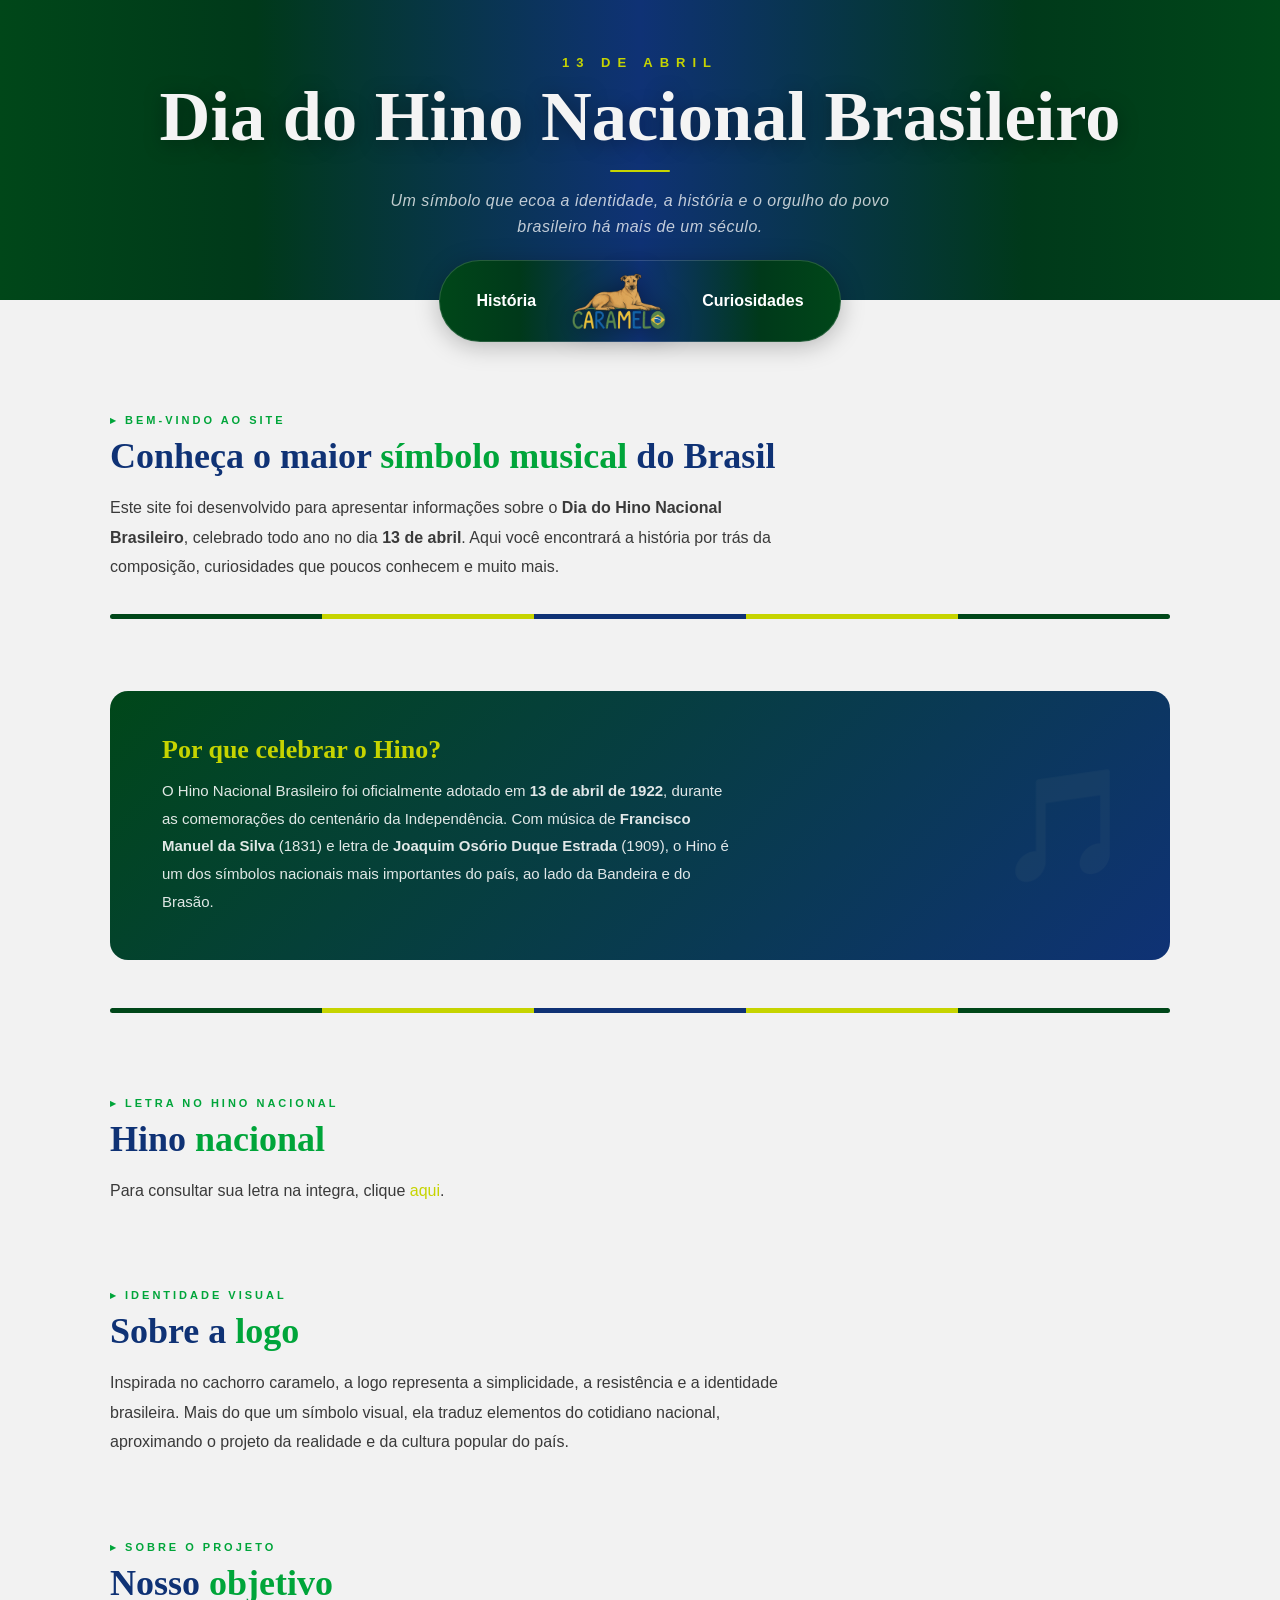
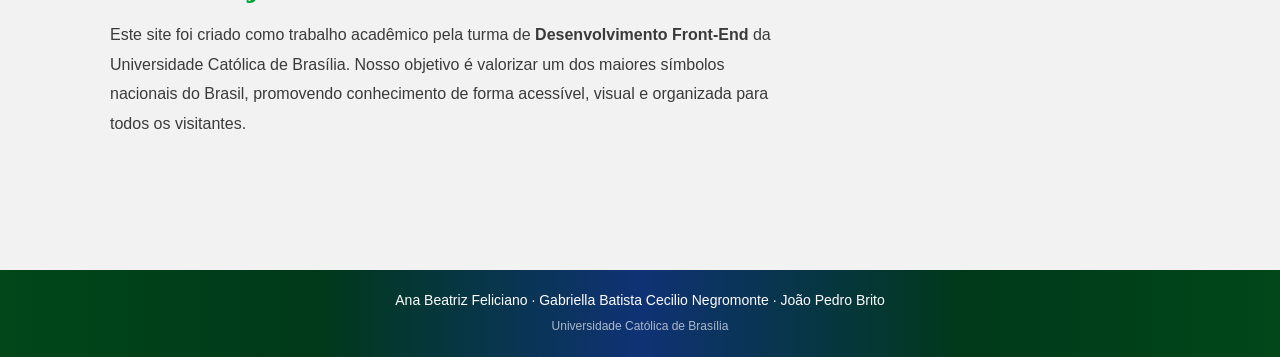
<file: docs/index.html>
<!DOCTYPE html>
<html lang="pt-BR">

<head>
    <meta charset="UTF-8">
    <meta name="viewport" content="width=device-width, initial-scale=1.0">

    <title>Dia do Hino Nacional Brasileiro</title>
    <link rel="stylesheet" href="stylesheet.css">

</head>

<body>

    <!-- ================= HEADER ================= -->
    <header>
        <span class="title-date">13 de abril</span>

        <h1 class="title">Dia do Hino Nacional Brasileiro</h1>

        <div class="title-divider"></div>

        <span class="title-sub">
            Um símbolo que ecoa a identidade, a história e o orgulho do povo brasileiro há mais de um século.
        </span>
    </header>

    <!-- ================= MENU ================= -->
    <nav>
        <div class="menu">

            <a href="historia.html" class="menu-link">História</a>

            <!-- LOGO CENTRAL -->
            <div class="nav-logo">
                <a href="index.html">
                    <img src="img/Logo.png" alt="Voltar ao início">
                </a>
            </div>

            <a href="curiosidades.html" class="menu-link">Curiosidades</a>

        </div>
    </nav>

    <!-- ================= CONTEÚDO ================= -->
    <main>

        <!-- INTRODUÇÃO -->
        <section class="content-section">
            <span class="section-label">▸ Bem-vindo ao site</span>

            <h2>Conheça o maior <em>símbolo musical</em> do Brasil</h2>

            <p>
                Este site foi desenvolvido para apresentar informações sobre o
                <strong>Dia do Hino Nacional Brasileiro</strong>, celebrado todo ano no dia
                <strong>13 de abril</strong>.
                Aqui você encontrará a história por trás da composição, curiosidades
                que poucos conhecem e muito mais.
            </p>

            <!-- FAIXA DA BANDEIRA -->
            <div class="flag-stripe">
                <div class="s1"></div>
                <div class="s2"></div>
                <div class="s3"></div>
                <div class="s4"></div>
                <div class="s5"></div>
            </div>
        </section>

        <!-- DESTAQUE -->
        <section class="highlight-box">
            <h2>Por que celebrar o Hino?</h2>

            <p>
                O Hino Nacional Brasileiro foi oficialmente adotado em
                <strong>13 de abril de 1922</strong>, durante as comemorações do
                centenário da Independência.

                Com música de <strong>Francisco Manuel da Silva</strong> (1831)
                e letra de <strong>Joaquim Osório Duque Estrada</strong> (1909),
                o Hino é um dos símbolos nacionais mais importantes do país,
                ao lado da Bandeira e do Brasão.
            </p>
        </section>

        <!-- FAIXA DECORATIVA -->
        <div class="flag-stripe">
            <div class="s1"></div>
            <div class="s2"></div>
            <div class="s3"></div>
            <div class="s4"></div>
            <div class="s5"></div>
        </div>

        <!-- LETRA -->
        <section class="content-section">
            <span class="section-label">▸ Letra no Hino Nacional</span>

            <h2>Hino <em>nacional</em></h2>
                 
            <p>
               Para consultar sua letra na integra, clique <a href="https://www.planalto.gov.br/ccivil_03/constituicao/hino.htm" target="_blank">aqui</a>.
            </p>
        </section>
        
        <!-- LOGO -->
        <section class="content-section">
            <span class="section-label">▸ Identidade visual</span>

            <h2>Sobre a <em>logo</em></h2>

            <p>
                Inspirada no cachorro caramelo, a logo representa a simplicidade,
                a resistência e a identidade brasileira. Mais do que um símbolo visual,
                ela traduz elementos do cotidiano nacional, aproximando o projeto da
                realidade e da cultura popular do país.
            </p>
        </section>

        <!-- OBJETIVO -->
        <section class="content-section">
            <span class="section-label">▸ Sobre o projeto</span>

            <h2>Nosso <em>objetivo</em></h2>

            <p>
                Este site foi criado como trabalho acadêmico pela turma de 
                <strong>Desenvolvimento Front-End </strong> da Universidade Católica de Brasília. 
                Nosso objetivo é valorizar um dos maiores símbolos nacionais do Brasil, promovendo conhecimento 
                de forma acessível, visual e organizada para todos os visitantes.
            </p>
        </section>
        
        <section class="content-section"></section>
        
    </main>

    <!-- ================= FOOTER ================= -->
    <footer>
        <p>
            Ana Beatriz Feliciano · Gabriella Batista Cecilio Negromonte · João Pedro Brito
        </p>

        <small>Universidade Católica de Brasília</small>
    </footer>

</body>
</html>
</file>
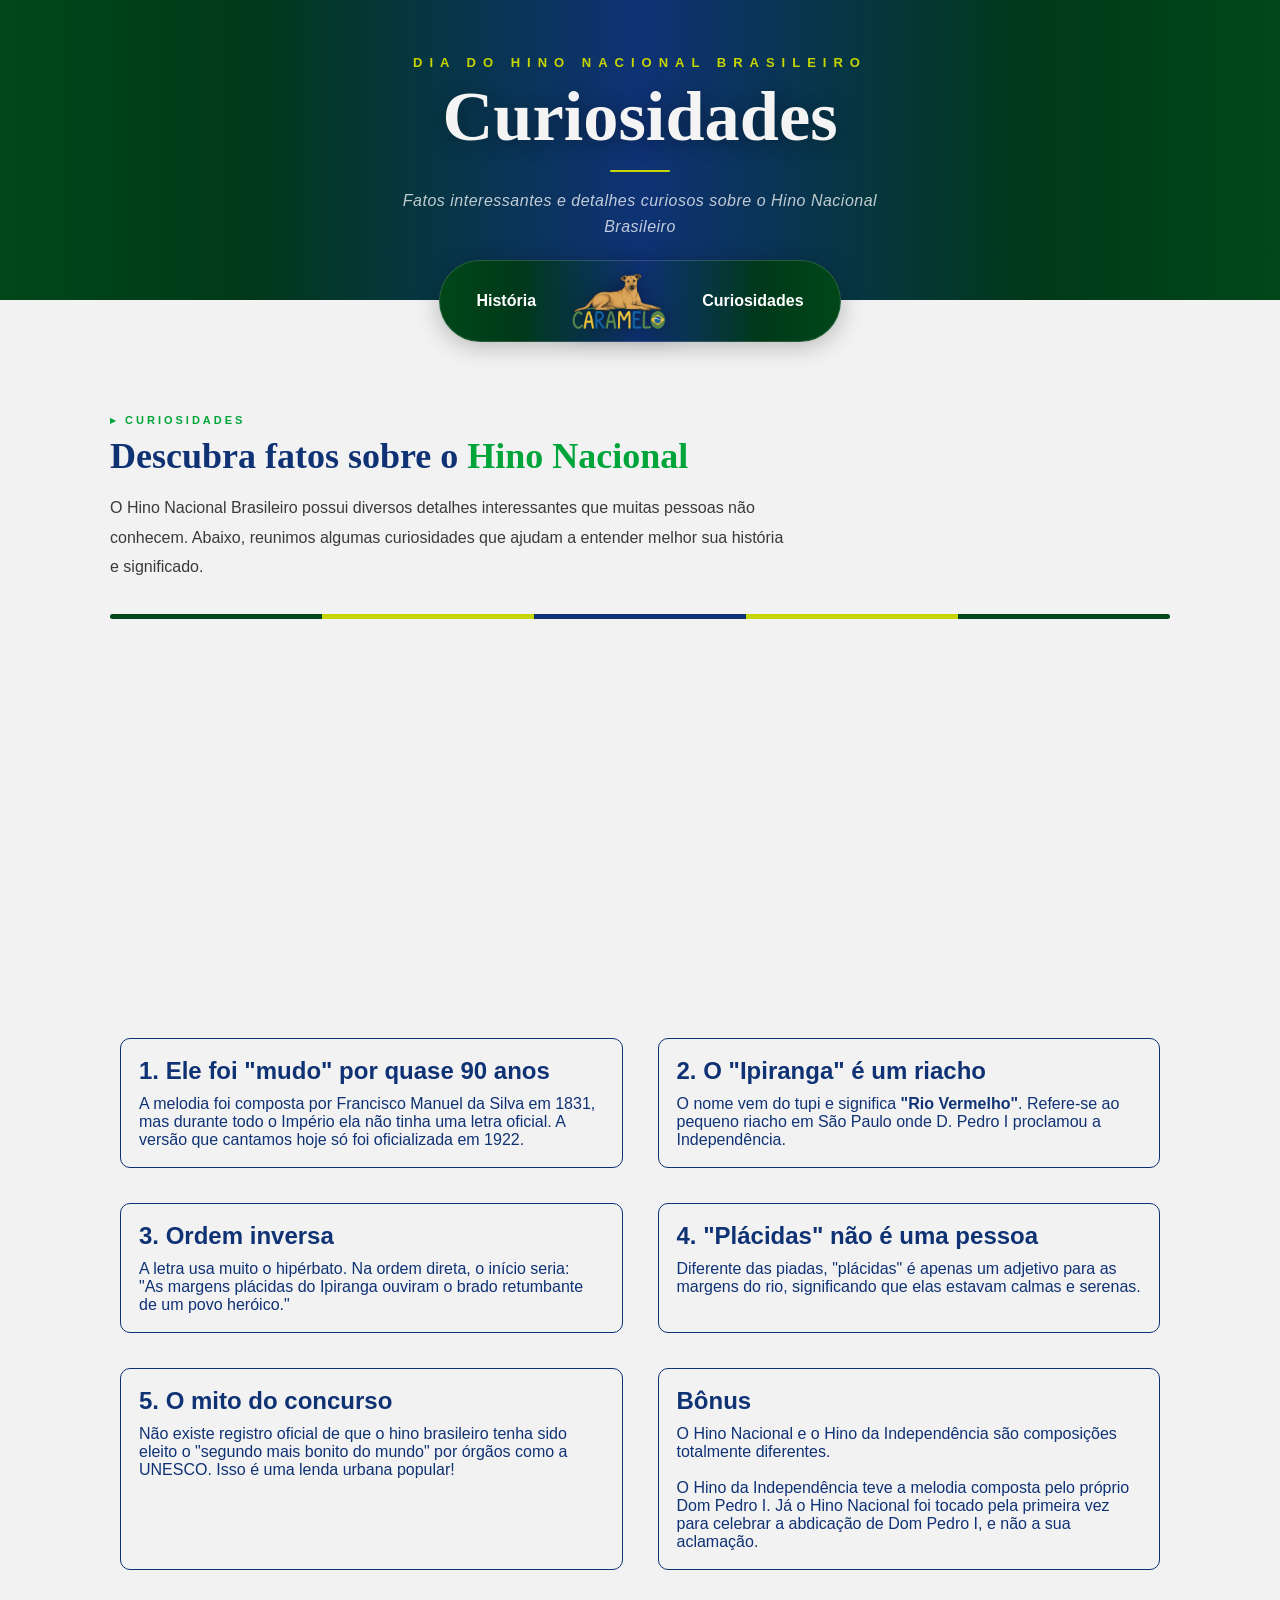
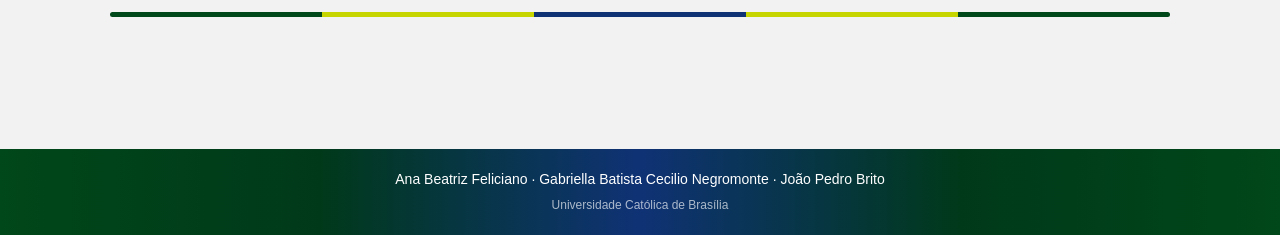
<file: docs/curiosidades.html>
<!DOCTYPE html>
<html lang="pt-BR">

<head>
    <meta charset="UTF-8">
    <meta name="viewport" content="width=device-width, initial-scale=1.0">
    <title>Curiosidades</title>

    <!-- CSS -->
    <link rel="stylesheet" href="stylesheet.css">
</head>

<body>

    <!-- HEADER -->
    <header>
        <span class="title-date">Dia do Hino Nacional Brasileiro</span>
        
        <h1 class="title">Curiosidades</h1>

        <div class="title-divider"></div>

        <span class="title-sub">
            Fatos interessantes e detalhes curiosos sobre o Hino Nacional Brasileiro
        </span>
    </header>

    <!-- MENU PADRÃO -->
    <nav>
        <div class="menu">

            <a href="historia.html" class="menu-link">História</a>

            <div class="nav-logo">
                <a href="index.html">
                    <img src="img/Logo.png" alt="Voltar ao início">
                </a>
            </div>

            <a href="curiosidades.html" class="menu-link">Curiosidades</a>

        </div>
    </nav>

    <!-- CONTEÚDO -->
    <main>

        <section class="content-section">
            <span class="section-label">▸ Curiosidades</span>

            <h2>Descubra fatos sobre o <em>Hino Nacional</em></h2>

            <p>
                O Hino Nacional Brasileiro possui diversos detalhes interessantes que muitas pessoas não conhecem.
                Abaixo, reunimos algumas curiosidades que ajudam a entender melhor sua história e significado.
            </p>

            <div class="flag-stripe">
                <div class="s1"></div>
                <div class="s2"></div>
                <div class="s3"></div>
                <div class="s4"></div>
                <div class="s5"></div>
            </div>
        </section>

        <div class="video-container">
                <iframe width="560" height="315" 
                src="https://www.youtube.com/embed/3evRMbbA6IU" 
                title="YouTube video player" 
                frameborder="0" 
                allow="accelerometer; autoplay; clipboard-write; encrypted-media; gyroscope; picture-in-picture; web-share" 
                referrerpolicy="strict-origin-when-cross-origin" 
                allowfullscreen>
                </iframe>
            </div>

        <!-- CARDS -->
        <div class="grid-card">

            <section class="card">
                <h2>1. Ele foi "mudo" por quase 90 anos</h2>
                <p>A melodia foi composta por Francisco Manuel da Silva em 1831, mas durante todo o Império ela não tinha uma letra oficial. A versão que cantamos hoje só foi oficializada em 1922.</p>
            </section>

            <section class="card">
                <h2>2. O "Ipiranga" é um riacho</h2>
                <p>O nome vem do tupi e significa <strong>"Rio Vermelho"</strong>. Refere-se ao pequeno riacho em São Paulo onde D. Pedro I proclamou a Independência.</strong></p>
            </section>

            <section class="card">
                <h2>3. Ordem inversa</h2>
                <p>A letra usa muito o hipérbato. Na ordem direta, o início seria:</p>
                <blockquote>"As margens plácidas do Ipiranga ouviram o brado retumbante de um povo heróico."</blockquote>

            </section>

            <section class="card">
                <h2>4. "Plácidas" não é uma pessoa</h2>
                <p>Diferente das piadas, "plácidas" é apenas um adjetivo para as margens do rio, significando que elas estavam calmas e serenas.</p>
            </section>

            <section class="card">
                <h2>5. O mito do concurso</h2>
                <p>Não existe registro oficial de que o hino brasileiro tenha sido eleito o "segundo mais bonito do mundo" por órgãos como a UNESCO. Isso é uma lenda urbana popular!</p>
            </section>

            <section class="card">
                <h2>Bônus</h2>
                <p>O Hino Nacional e o Hino da Independência são composições totalmente diferentes. <br> <br>
                
                    O Hino da Independência teve a melodia composta pelo próprio Dom Pedro I.

                    Já o Hino Nacional foi tocado pela primeira vez para celebrar a abdicação de Dom Pedro I, e não a sua aclamação.
                </ul>
                </p>
            </section>

        </div>

        <div class="flag-stripe">
                <div class="s1"></div>
                <div class="s2"></div>
                <div class="s3"></div>
                <div class="s4"></div>
                <div class="s5"></div>
            </div>

            <section class="content-section"></section>

    </main>

    <!-- FOOTER -->
    <footer>
        Ana Beatriz Feliciano · Gabriella Batista Cecilio Negromonte · João Pedro Brito
        <br>
        <small>Universidade Católica de Brasília</small>
    </footer>

</body>
</html>
</file>
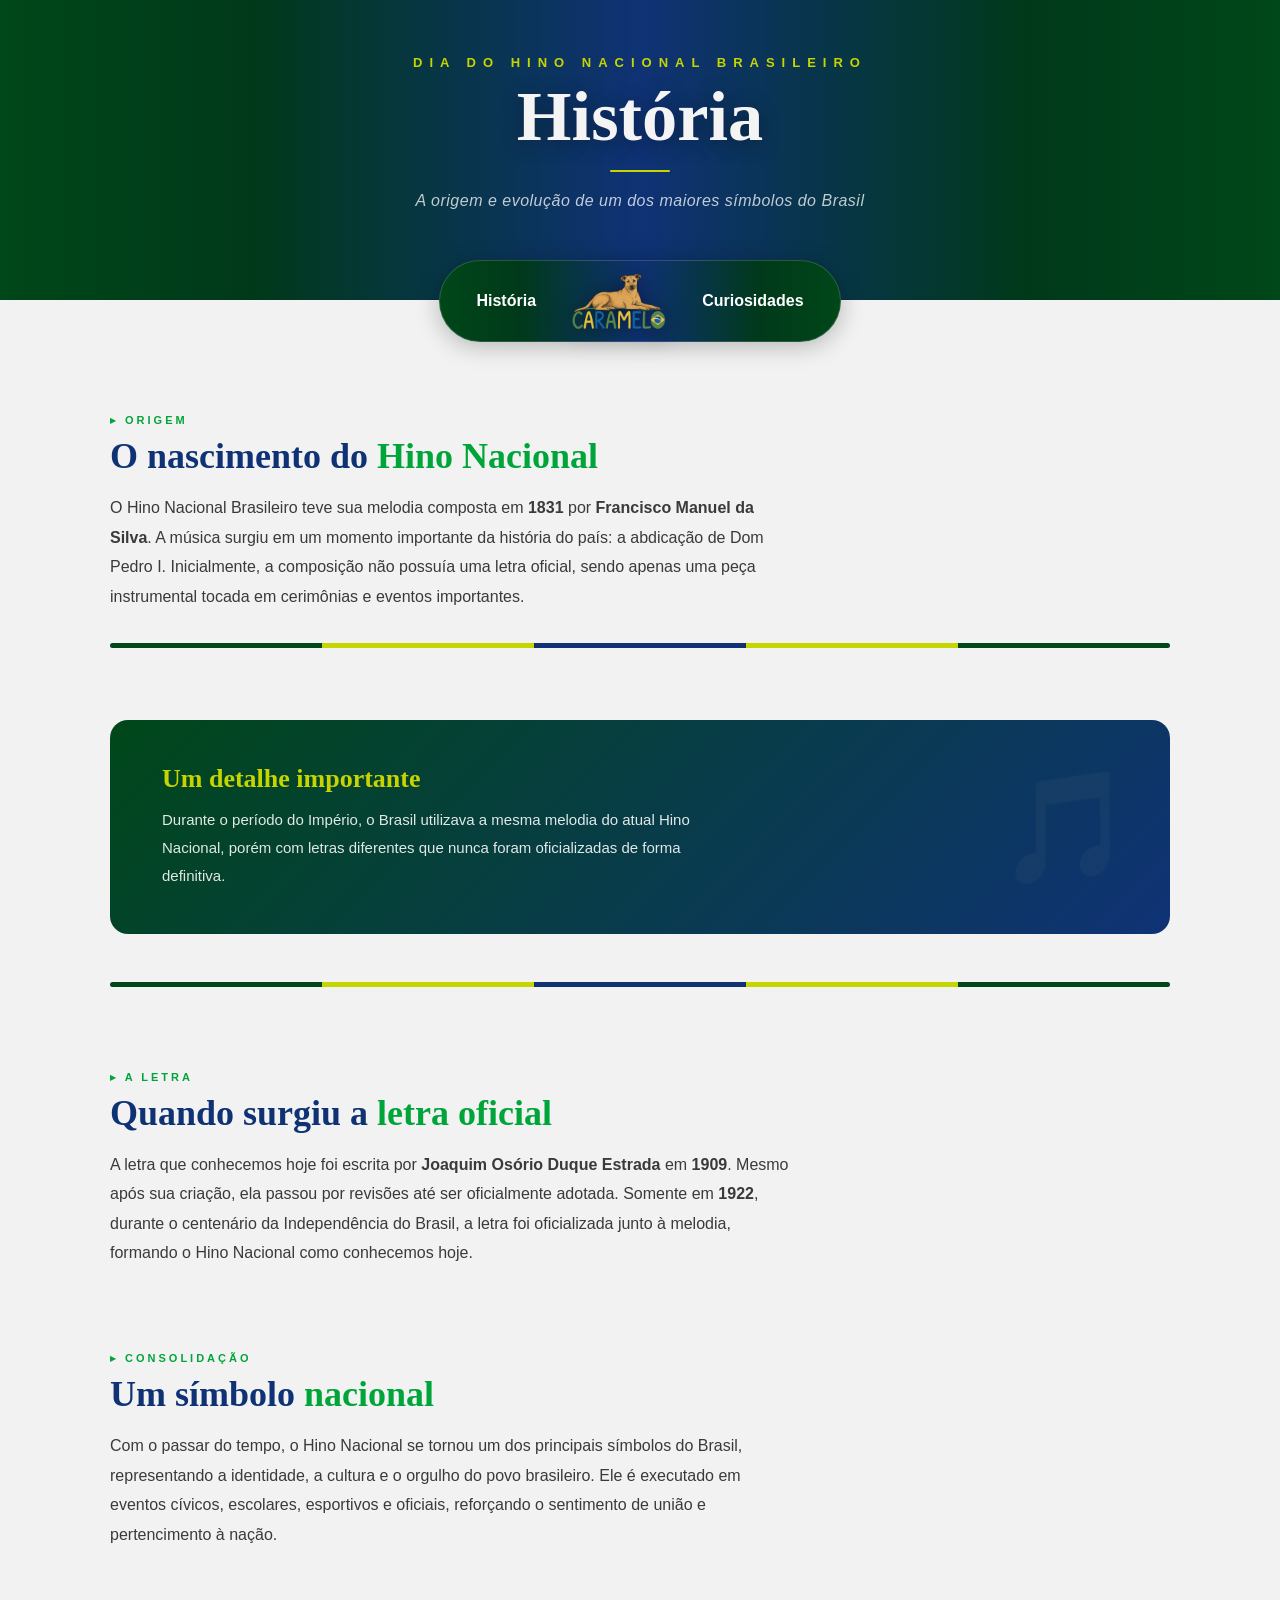
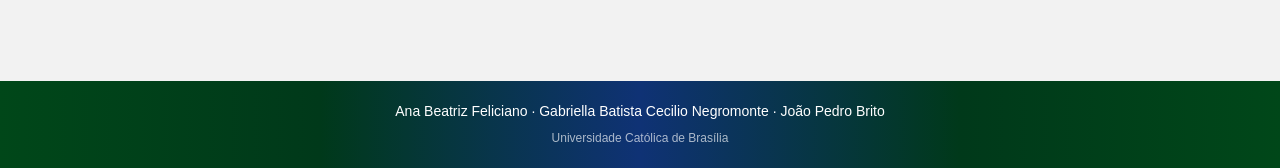
<file: docs/historia.html>
<!DOCTYPE html>
<html lang="pt-BR">

<head>
    <meta charset="UTF-8">
    <meta name="viewport" content="width=device-width, initial-scale=1.0">

    <!-- TÍTULO DA PÁGINA -->
    <title>História</title>

    <!-- CSS -->
    <link rel="stylesheet" href="stylesheet.css">
</head>

<body>

    <!-- HEADER -->
    <header>
        <span class="title-date">Dia do Hino Nacional Brasileiro</span>
        
        <h1 class="title">História</h1>
        
        <div class="title-divider"></div>
        
        <span class="title-sub">
            A origem e evolução de um dos maiores símbolos do Brasil
        </span>
    </header>

    <!-- MENU -->
    <nav>
        <div class="menu">

            <a href="historia.html" class="menu-link">História</a>

            <!-- LOGO -->
            <div class="nav-logo">
                <img src="img/Logo.png" alt="Voltar ao início">
            </div>

            <a href="curiosidades.html" class="menu-link">Curiosidades</a>

        </div>
    </nav>

    <!-- CONTEÚDO -->
    <main>

        <!-- SEÇÃO 1 -->
        <section class="content-section">
            <span class="section-label">▸ Origem</span>
            
            <h2>O nascimento do <em>Hino Nacional</em></h2>
            
            <p>
                O Hino Nacional Brasileiro teve sua melodia composta em <strong>1831</strong> por 
                <strong>Francisco Manuel da Silva</strong>. A música surgiu em um momento importante 
                da história do país: a abdicação de Dom Pedro I.
                
                Inicialmente, a composição não possuía uma letra oficial, sendo apenas uma peça instrumental 
                tocada em cerimônias e eventos importantes.
            </p>

            <div class="flag-stripe">
                <div class="s1"></div>
                <div class="s2"></div>
                <div class="s3"></div>
                <div class="s4"></div>
                <div class="s5"></div>
            </div>
        </section>

        <!-- DESTAQUE -->
        <div class="highlight-box">
            <h2>Um detalhe importante</h2>
            
            <p>
                Durante o período do Império, o Brasil utilizava a mesma melodia do atual Hino Nacional,
                porém com letras diferentes que nunca foram oficializadas de forma definitiva.
            </p>
        </div>

        <div class="flag-stripe">
                <div class="s1"></div>
                <div class="s2"></div>
                <div class="s3"></div>
                <div class="s4"></div>
                <div class="s5"></div>
            </div>
        </section>

        <!-- SEÇÃO 2 -->
        <section class="content-section">
            <span class="section-label">▸ A letra</span>
            
            <h2>Quando surgiu a <em>letra oficial</em></h2>
            
            <p>
                A letra que conhecemos hoje foi escrita por 
                <strong>Joaquim Osório Duque Estrada</strong> em <strong>1909</strong>.
                Mesmo após sua criação, ela passou por revisões até ser oficialmente adotada.
                
                Somente em <strong>1922</strong>, durante o centenário da Independência do Brasil,
                a letra foi oficializada junto à melodia, formando o Hino Nacional como conhecemos hoje.
            </p>
        </section>

        <!-- SEÇÃO 3 -->
        <section class="content-section">
            <span class="section-label">▸ Consolidação</span>
            
            <h2>Um símbolo <em>nacional</em></h2>
            
            <p>
                Com o passar do tempo, o Hino Nacional se tornou um dos principais símbolos do Brasil,
                representando a identidade, a cultura e o orgulho do povo brasileiro.
                
                Ele é executado em eventos cívicos, escolares, esportivos e oficiais, reforçando
                o sentimento de união e pertencimento à nação.
            </p>
        </section>

        <section class="content-section"></section>

    </main>

    <!-- FOOTER -->
    <footer>
        Ana Beatriz Feliciano · Gabriella Batista Cecilio Negromonte · João Pedro Brito
        <br>
        <small>Universidade Católica de Brasília</small>
    </footer>

</body>
</html>
</file>
<file: docs/stylesheet.css>
/* =========================
   VARIÁVEIS
========================= */
:root {
    --verde:        #004719;
    --verde-claro:  #00a53a;
    --amarelo:      #c6d400;
    --azul:         #0F3275;
    --branco:       #F4F4F4;
}

/* =========================
   RESET GLOBAL
========================= */
* {
    margin: 0;
    padding: 0;
    box-sizing: border-box;
}

/* =========================
   BODY
========================= */
body {
    width: 100%;
    min-height: 100vh;
    display: flex;
    flex-direction: column;
    background-color: #F2F2F2;
    color: var(--azul);
    font-family: 'Lato', 'Montserrat', sans-serif;
}

/* =========================
   HEADER
========================= */
header {
    background: linear-gradient(
        90deg,
        var(--verde)  0%,
        #00391a       20%,
        var(--azul)   50%,
        #00391a       80%,
        var(--verde)  100%
    );
    text-align: center;
    padding: 55px 30px 60px;
    position: relative;
    height: 300px
}
/* =========================
   TÍTULO
========================= */
.title-date {
    display: block;
    font-size: 13px;
    font-weight: 700;
    letter-spacing: 7px;
    text-transform: uppercase;
    color: var(--amarelo);
    margin-bottom: 10px;
}

.title {
    font-family: 'Oferta-do-Dia', serif;
    color: var(--branco);
    font-size: clamp(40px, 5.5vw, 78px);
    line-height: 1.05;
    text-shadow: 0 3px 20px rgba(0,0,0,0.35);
}

.title-divider {
    width: 60px;
    height: 2px;
    background: var(--amarelo);
    margin: 16px auto;
    border-radius: 2px;
}

.title-sub {
    font-size: clamp(13px, 1.4vw, 16px);
    font-weight: 300;
    font-style: italic;
    color: rgba(255,255,255,0.75);
    letter-spacing: 0.5px;
    line-height: 1.6;
    max-width: 520px;
    margin: 0 auto;
    display: block;
}

/* =========================
   NAV / MENU
========================= */
nav {
    display: flex;
    justify-content: center;
    align-items: center;
    margin-top: -40px;
    position: relative;
    z-index: 2;
}

.menu {
    display: flex;
    align-items: center;
    justify-content: center;
    gap: 36px;
    background: linear-gradient(
        90deg,
        var(--verde)  0%,
        #00391a       20%,
        var(--azul)   50%,
        #00391a       80%,
        var(--verde)  100%
    );
    padding: 10px 36px;
    border-radius: 50px;
    border: 1px solid rgba(255,255,255,0.15);
    box-shadow: 0 4px 24px rgba(0,0,0,0.25);
}

.menu a.menu-link {
    text-decoration: none;
    color: white;
    font-weight: bold;
    position: relative;
    white-space: nowrap;
}

.menu a.menu-link::after {
    content: "";
    position: absolute;
    width: 0%;
    height: 2px;
    left: 0;
    bottom: -5px;
    background: var(--amarelo);
    transition: 0.3s;
}

.menu a.menu-link:hover::after {
    width: 100%;
}

/* Logo */
.nav-logo {
    display: flex;
    align-items: center;
    justify-content: center;
    position: relative;
    top: 0;
    z-index: 10;
}

.nav-logo img {
    height: 60px;
    width: auto;
    display: block;
    transition: transform 0.3s ease, filter 0.3s ease;
    filter: drop-shadow(0 4px 12px rgba(0,0,0,0.5));
}

.nav-logo img:hover {
    transform: scale(1.08);
    filter: drop-shadow(0 6px 18px rgba(0,0,0,0.6));
}

/* =========================
   MAIN
========================= */
main {
    flex: 1;
    padding: 20px;
    max-width: 1100px;
    width: 100%;
    margin: 0 auto;
}

a {
    text-decoration: none;
    color: var(--amarelo);
}

h2 {
    margin-bottom: 10px;
}

/* =========================
   CARDS
========================= */
.grid-card {
    display: grid;
    grid-template-columns: 1fr 1fr;
    gap: 15px;
}

.card {
    margin: 10px;
    padding: 18px;
    border: 1px solid;
    border-radius: 10px;
}

/* =========================
   SEPARADOR
========================= */
.flag-stripe {
    display: flex;
    height: 5px;
    margin: 32px 0;
    border-radius: 3px;
    overflow: hidden;
}

.flag-stripe div { flex: 1; }
.s1 { background: var(--verde); }
.s2 { background: var(--amarelo); }
.s3 { background: var(--azul); }
.s4 { background: var(--amarelo); }
.s5 { background: var(--verde); }

/* =========================
   CONTEÚDO
========================= */
.content-section {
    padding: 48px 0 32px;
}

.section-label {
    display: inline-block;
    font-size: 11px;
    font-weight: 700;
    letter-spacing: 3px;
    text-transform: uppercase;
    color: var(--verde-claro);
    margin-bottom: 8px;
}

.content-section h2 {
    font-family: 'Playfair Display', serif;
    font-size: clamp(26px, 3vw, 36px);
    margin-bottom: 16px;
}

.content-section h2 em {
    color: var(--verde-claro);
    font-style: normal;
}

.content-section p {
    font-size: 16px;
    line-height: 1.85;
    color: #3a3a3a;
    max-width: 680px;
}

.video-container {
    display: flex;
    justify-content: center;
    margin-bottom: 30px;
    }

/* =========================
   DESTAQUE
========================= */
.highlight-box {
    background: linear-gradient(135deg, var(--verde), var(--azul));
    border-radius: 18px;
    padding: 44px 52px;
    color: white;
    margin: 8px 0 48px;
    position: relative;
    overflow: hidden;
}

.highlight-box::after {
    content: "🎵";
    position: absolute;
    font-size: 110px;
    right: 36px;
    top: 50%;
    transform: translateY(-50%);
    opacity: 0.12;
}

.highlight-box h2 {
    font-family: 'Playfair Display', serif;
    font-size: 26px;
    color: var(--amarelo);
    margin-bottom: 12px;
}

.highlight-box p {
    font-size: 15px;
    line-height: 1.85;
    max-width: 580px;
    color: rgba(255,255,255,0.88);
}

/* =========================
   FOOTER
========================= */
footer {
    background: linear-gradient(
        90deg,
        var(--verde),
        #00391a,
        var(--azul),
        #00391a,
        var(--verde)
    );
    color: white;
    text-align: center;
    padding: 18px 15px;
    font-size: 14px;
    line-height: 1.8;
}

footer small {
    opacity: 0.65;
    font-size: 12px;
}

/* =========================
   RESPONSIVO
========================= */
@media (max-width: 768px) {
    header { padding: 48px 6% 56px; }
    main   { margin: 0 5%; }

    .menu { gap: 20px; padding: 10px 20px; }

    .nav-logo { top: -12px; }
    .nav-logo img { height: 70px; }

    .highlight-box { padding: 30px 24px; }
    .highlight-box::after { display: none; }
}
</file>
